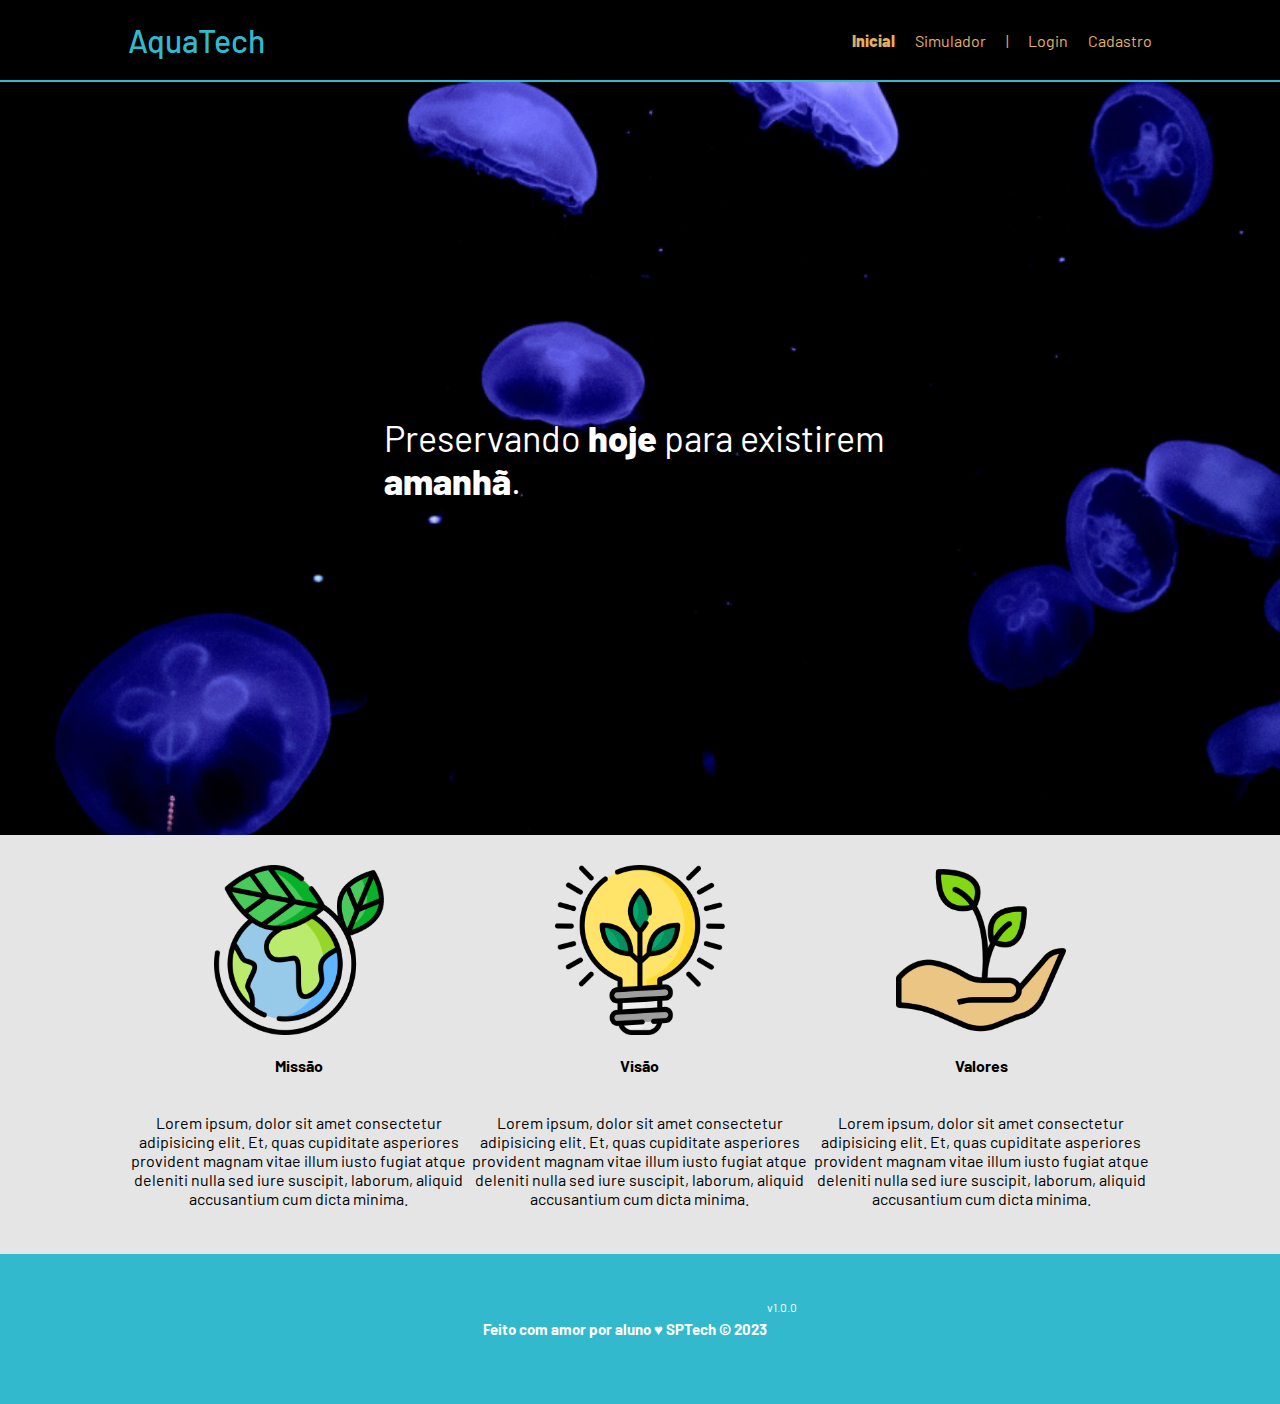
<file: index.html>
<!DOCTYPE html>
<html lang="en">

<head>
    <meta charset="UTF-8">
    <meta http-equiv="X-UA-Compatible" content="IE=edge">
    <meta name="viewport" content="width=device-width, initial-scale=1.0">

    <title>AquaTech | Página Inicial</title>

    <script src="./js/sessao.js"></script>

    <link rel="stylesheet" href="./css/estilo.css">
    <link rel="icon" href="./assets/icon/favicon2.ico">
    <link rel="preconnect" href="https://fonts.gstatic.com">
</head>

<body>
    <div class="header">
      <div class="container">
        <h1 class="titulo">AquaTech</h1>
        <ul class="navbar">
          <li class="agora">
            <a href="#">Inicial</a>
          </li>
          <li>
            <a href="simulador.html">Simulador</a>
          </li>
          <li>|</li>
          <li>
            <a href="login.html">Login</a>
          </li>
          <li>
            <a href="cadastro.html">Cadastro</a>
          </li>
        </ul>
      </div>
    </div>
  
    <div class="banner">
      <div class="container">
        <p>Preservando <span>hoje</span> para existirem <span>amanhã</span>.</p>
      </div>
    </div>
  
    <div class="social">
      <div class="container">
        <div class="boxes">
          <div class="box">
            <img src="assets/imgs/planet-earth_color.png">
            <h4>Missão</h4>
            <p>Lorem ipsum, dolor sit amet consectetur adipisicing elit. Et, quas cupiditate asperiores provident magnam
              vitae illum iusto fugiat atque deleniti nulla sed iure suscipit, laborum, aliquid accusantium cum dicta
              minima.</p>
          </div>
          <div class="box">
            <img src="assets/imgs/lightbulb_color.png">
            <h4>Visão</h4>
            <p>Lorem ipsum, dolor sit amet consectetur adipisicing elit. Et, quas cupiditate asperiores provident magnam
              vitae illum iusto fugiat atque deleniti nulla sed iure suscipit, laborum, aliquid accusantium cum dicta
              minima.</p>
          </div>
          <div class="box">
            <img src="assets/imgs/growth_color.png">
            <h4>Valores</h4>
            <p>Lorem ipsum, dolor sit amet consectetur adipisicing elit. Et, quas cupiditate asperiores provident magnam
              vitae illum iusto fugiat atque deleniti nulla sed iure suscipit, laborum, aliquid accusantium cum dicta
              minima.</p>
          </div>
        </div>
      </div>
    </div>
  
    <div class="footer">
      <div class="container">
        <h4>Feito com amor por aluno &hearts; SPTech &copy; 2023</h4>
        <span class="version">v1.0.0</span>
      </div>
    </div>
  </body>

</html>
</file>
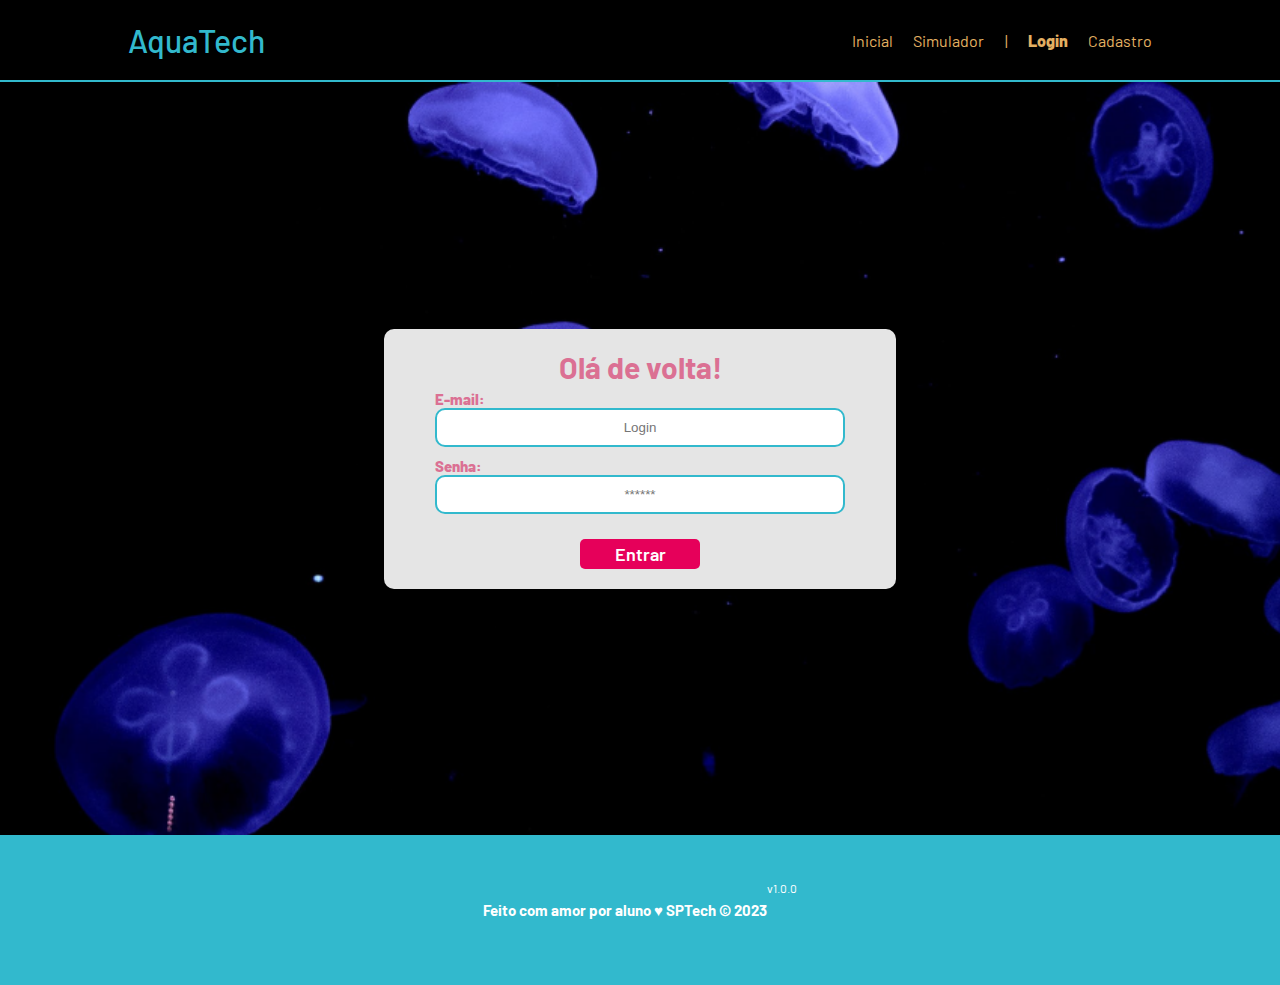
<file: login.html>
<!DOCTYPE html>
<html lang="pt-br">

<head>
    <meta charset="UTF-8">
    <meta http-equiv="X-UA-Compatible" content="IE=edge">
    <meta name="viewport" content="width=device-width, initial-scale=1.0">

    <title>AquaTech | Login</title>

    <script src="./js/sessao.js"></script>

    <link rel="stylesheet" href="./css/estilo.css">
    <link rel="icon" href="./assets/icon/favicon2.ico">
    <link rel="preconnect" href="https://fonts.gstatic.com">
</head>

<body>

    <!--Header-->

    <div class="header">
        <div class="container">
            <h1 class="titulo">AquaTech</h1>
            <ul class="navbar">
                <li>
                    <a href="index.html">Inicial</a>
                </li>
                <li>
                    <a href="simulador.html">Simulador</a>
                </li>
                <li>|</li>
                <li class="agora">
                    <a href="#">Login</a>
                </li>
                <li>
                    <a href="cadastro.html">Cadastro</a>
                </li>
            </ul>
        </div>
    </div>


    <div class="login">
        <div class="alerta_erro">
            <div class="card_erro" id="cardErro">
                <span id="mensagem_erro"></span>
            </div>
        </div>
        <div class="container">
            <div class="card card-login">
                <h2>Olá de volta!</h2>
                <div class="formulario">
                    <div class="campo">
                        <span>E-mail:</span>
                        <input id="email_input" type="text" placeholder="Login">
                    </div>
                    <div class="campo">
                        <span>Senha:</span>
                        <input id="senha_input" type="password" placeholder="******">
                    </div>
                    <button class="botao" onclick="entrar()">Entrar</button>
                </div>

                <div id="div_aguardar" class="loading-div">
                    <img src="./assets/circle-loading.gif" id="loading-gif">
                </div>

                <div id="div_erros_login"></div>
            </div>
        </div>
    </div>

    <!--footer inicio-->
    <div class="footer">
        <div class="container">
            <h4>Feito com amor por aluno &hearts; SPTech &copy; 2023</h4>
            <span class="version">v1.0.0</span>
        </div>
    </div>
    <!--footer fim-->

</body>

</html>

<script>


    function entrar() {
        aguardar();

        var emailVar = email_input.value;
        var senhaVar = senha_input.value;

        if (emailVar == "" || senhaVar == "") {
            cardErro.style.display = "block"
            mensagem_erro.innerHTML = "(Mensagem de erro para todos os campos em branco)";
            finalizarAguardar();
            return false;
        }
        else {
            setInterval(sumirMensagem, 5000)
        }

        console.log("FORM LOGIN: ", emailVar);
        console.log("FORM SENHA: ", senhaVar);

        fetch("/usuarios/autenticar", {
            method: "POST",
            headers: {
                "Content-Type": "application/json"
            },
            body: JSON.stringify({
                emailServer: emailVar,
                senhaServer: senhaVar
            })
        }).then(function (resposta) {
            console.log("ESTOU NO THEN DO entrar()!")

            if (resposta.ok) {
                console.log(resposta);

                resposta.json().then(json => {
                    console.log(json);
                    console.log(JSON.stringify(json));
                    sessionStorage.EMAIL_USUARIO = json.email;
                    sessionStorage.NOME_USUARIO = json.nome;
                    sessionStorage.ID_USUARIO = json.id;
                    sessionStorage.AQUARIOS = JSON.stringify(json.aquarios)

                    setTimeout(function () {
                        window.location = "./dashboard/cards.html";
                    }, 1000); // apenas para exibir o loading

                });

            } else {

                console.log("Houve um erro ao tentar realizar o login!");

                resposta.text().then(texto => {
                    console.error(texto);
                    finalizarAguardar(texto);
                });
            }

        }).catch(function (erro) {
            console.log(erro);
        })

        return false;
    }

    function sumirMensagem() {
        cardErro.style.display = "none"
    }

</script>
</file>
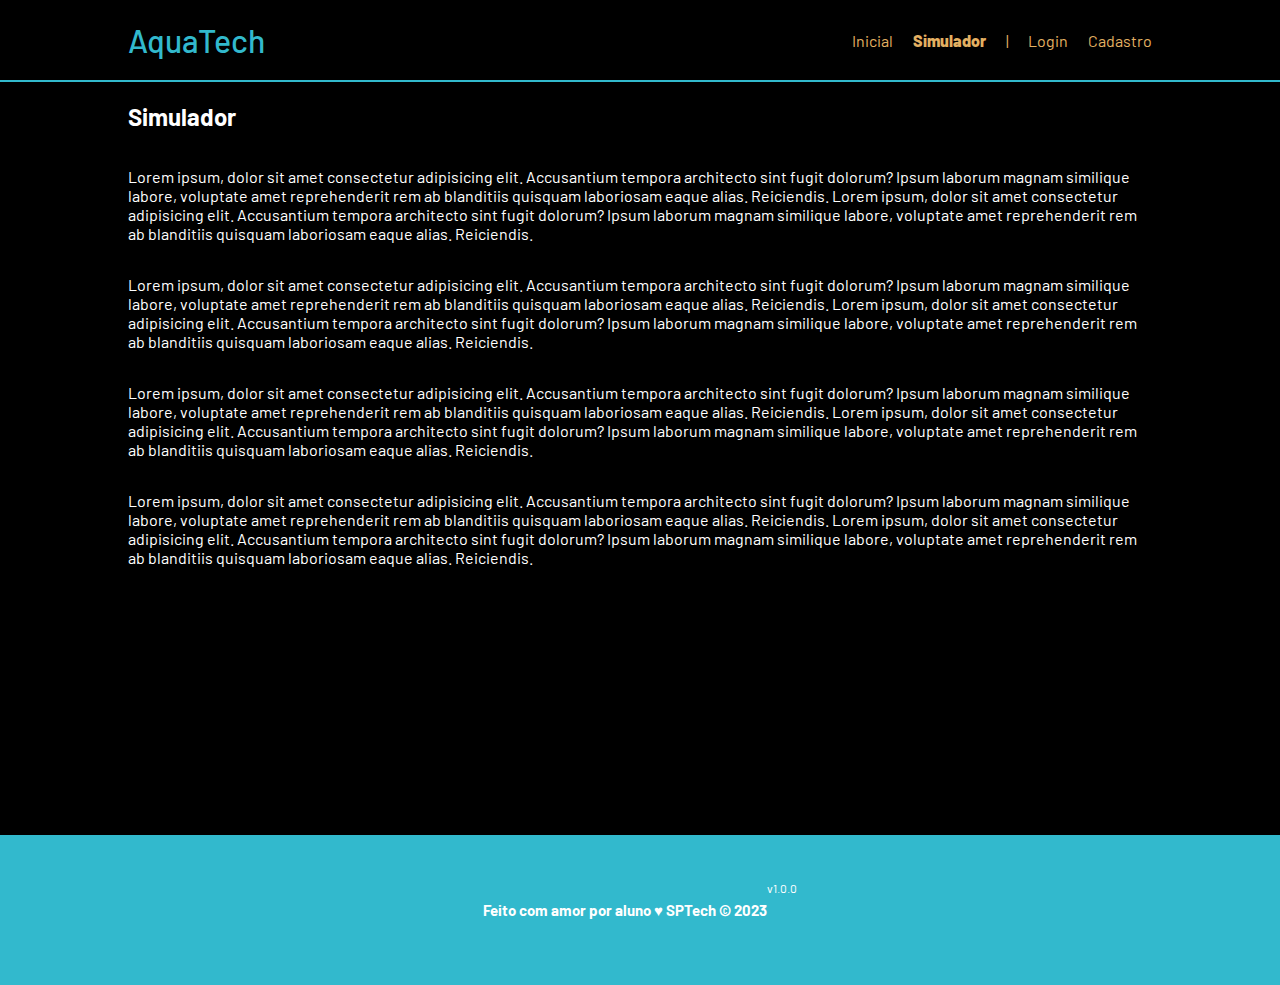
<file: simulador.html>
<!DOCTYPE html>
<html lang="pt-br">

<head>
    <meta charset="UTF-8">
    <meta http-equiv="X-UA-Compatible" content="IE=edge">
    <meta name="viewport" content="width=device-width, initial-scale=1.0">

    <title>AquaTech | Simulador</title>

    <script src="./js/sessao.js"></script>

    <link rel="stylesheet" href="./css/estilo.css">
    <link rel="icon" href="./assets/icon/favicon2.ico">
    <link rel="preconnect" href="https://fonts.gstatic.com">
</head>

<body>

    <!--header inicio-->
    <div class="header">
        <div class="container">
            <h1 class="titulo">AquaTech</h1>
            <ul class="navbar">
                <li>
                    <a href="./index.html">Inicial</a>
                </li>
                <li class="agora">Simulador</li>
                <li>|</li>
                <li>
                    <a href="./login.html">Login</a>
                </li>
                <li>
                    <a href="./login.html">Cadastro</a>
                </li>
            </ul>
        </div>
    </div>


    <!-- simulador inicio -->
    <div class="simulador">
        <div class="container">
            <h2>Simulador</h2>
            <p>Lorem ipsum, dolor sit amet consectetur adipisicing elit. Accusantium tempora architecto sint fugit
                dolorum? Ipsum laborum magnam similique labore, voluptate amet reprehenderit rem ab blanditiis quisquam
                laboriosam eaque alias. Reiciendis. Lorem ipsum, dolor sit amet consectetur adipisicing elit.
                Accusantium tempora architecto sint fugit dolorum? Ipsum laborum magnam similique labore, voluptate amet
                reprehenderit rem ab blanditiis quisquam laboriosam eaque alias. Reiciendis.</p>
            <p>Lorem ipsum, dolor sit amet consectetur adipisicing elit. Accusantium tempora architecto sint fugit
                dolorum? Ipsum laborum magnam similique labore, voluptate amet reprehenderit rem ab blanditiis quisquam
                laboriosam eaque alias. Reiciendis. Lorem ipsum, dolor sit amet consectetur adipisicing elit.
                Accusantium tempora architecto sint fugit dolorum? Ipsum laborum magnam similique labore, voluptate amet
                reprehenderit rem ab blanditiis quisquam laboriosam eaque alias. Reiciendis.</p>
            <p>Lorem ipsum, dolor sit amet consectetur adipisicing elit. Accusantium tempora architecto sint fugit
                dolorum? Ipsum laborum magnam similique labore, voluptate amet reprehenderit rem ab blanditiis quisquam
                laboriosam eaque alias. Reiciendis. Lorem ipsum, dolor sit amet consectetur adipisicing elit.
                Accusantium tempora architecto sint fugit dolorum? Ipsum laborum magnam similique labore, voluptate amet
                reprehenderit rem ab blanditiis quisquam laboriosam eaque alias. Reiciendis.</p>
            <p>Lorem ipsum, dolor sit amet consectetur adipisicing elit. Accusantium tempora architecto sint fugit
                dolorum? Ipsum laborum magnam similique labore, voluptate amet reprehenderit rem ab blanditiis quisquam
                laboriosam eaque alias. Reiciendis. Lorem ipsum, dolor sit amet consectetur adipisicing elit.
                Accusantium tempora architecto sint fugit dolorum? Ipsum laborum magnam similique labore, voluptate amet
                reprehenderit rem ab blanditiis quisquam laboriosam eaque alias. Reiciendis.</p>

        </div>
    </div>
    <!-- simulador fim -->

    <!--footer inicio-->
    <div class="footer">
        <div class="container">
            <h4>Feito com amor por aluno &hearts; SPTech &copy; 2023</h4>
            <span class="version">v1.0.0</span>
        </div>
    </div>
    <!--footer fim-->


</body>

</html>
</file>
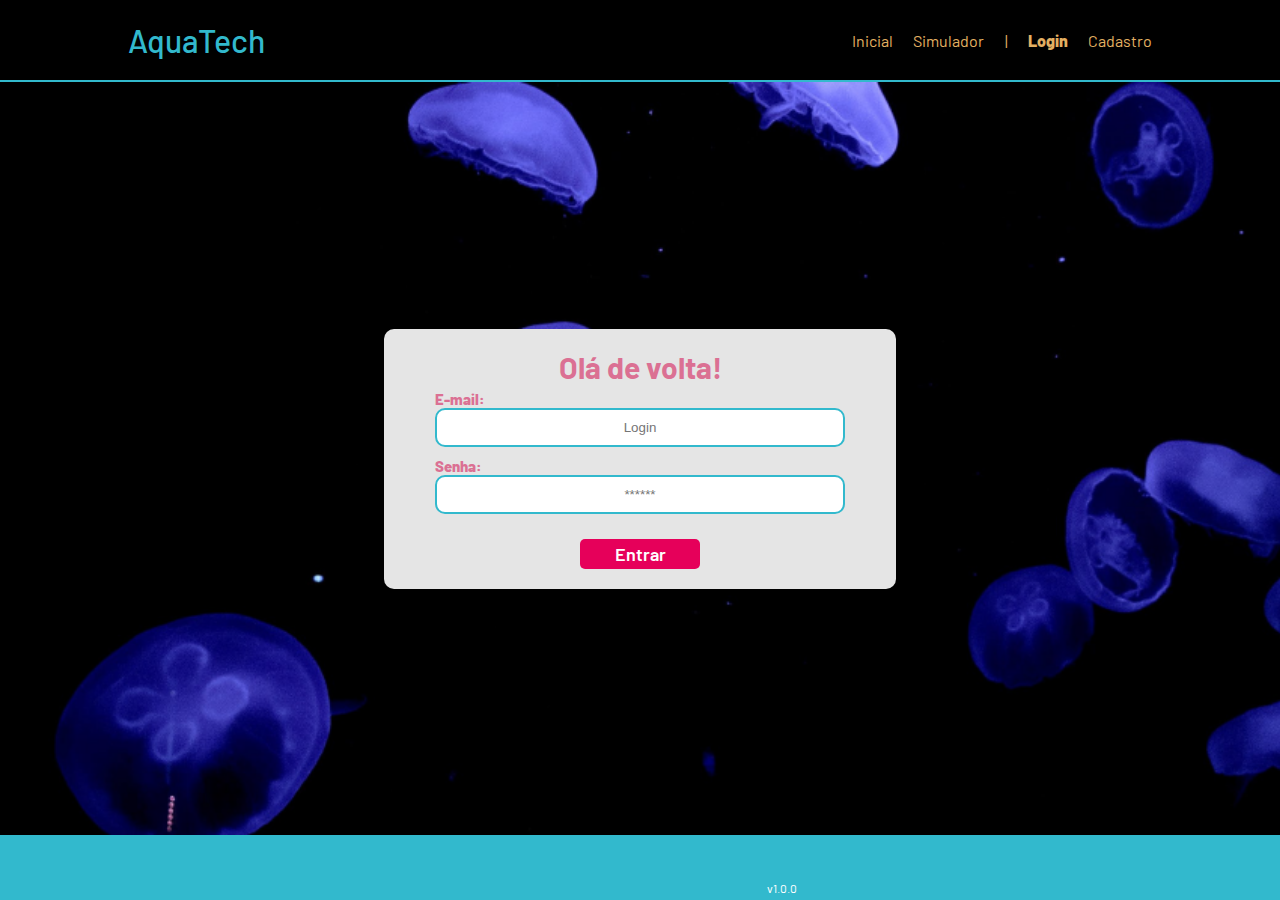
<file: dashboard/cards.html>
<!DOCTYPE html>
<html lang="pt-br">

<head>
    <link rel="shortcut icon" href="../assets/icon/favicon2.ico" type="image/x-icon">
    <meta charset="UTF-8">
    <meta http-equiv="X-UA-Compatible" content="IE=edge">
    <meta name="viewport" content="width=device-width, initial-scale=1.0">
    <title>AquaTech | Tempo Real</title>


    <link rel="stylesheet" href="./../css/dashboards.css">
    <link rel="stylesheet" href="./../css/estilo.css" />

    <script src="../js/sessao.js"></script>
    <script src="../js/alerta.js"></script>
    <link rel="preconnect" href="https://fonts.gstatic.com">
    <link
        href="https://fonts.googleapis.com/css2?family=Exo+2:ital,wght@0,100;0,200;0,300;0,400;0,500;0,600;0,700;0,800;0,900;1,100;1,200;1,300;1,400;1,500;1,600;1,700;1,800;1,900&display=swap"
        rel="stylesheet">
</head>

<body onload="validarSessao(), exibirAquarios(),  atualizacaoPeriodica()">

    <div class="janela">

        <div class="header-left dash-header">

            <h1>AquaTech</h1>

            <div class="hello">
                <h3>Olá, <span id="b_usuario">usuário</span>!</h3>
            </div>

            <div class="btn-nav">
                <h3>Aquários</h3>
            </div>

            <div class="btn-nav-white">
                <a href="./dashboard.html">
                    <h3>Gráficos</h3>
                </a>
            </div>

            <div class="btn-nav-white">
                <a href="./mural.html">
                    <h3>Mural de Avisos</h3>
                </a>
            </div>

            <div class="btn-logout" onclick="limparSessao()">
                <h3>Sair</h3>
            </div>

        </div>

        <div class="dash">
            <div id="alerta">
            </div>
            <div class="area-parametros-alerta">
                <p class="titulo-legenda">
                    Legenda - Parâmetros para Alertas
                </p>
                <div class="parametros-alerta">
                    <div class="item-regua perigo-frio">
                        <p>Perigo</p>
                        <p>&lt;=5°C</p>
                    </div>
                    <div class="item-regua alerta-frio">
                        <p>Alerta</p>
                        <p>&lt;=10°C</p>
                    </div>
                    <div class="item-regua ideal">
                        <p>Ideal</p>
                        <p>20°C</p>
                    </div>
                    <div class="item-regua alerta-quente">
                        <p>Alerta</p>
                        <p>&gt;=22°C</p>
                    </div>
                    <div class="item-regua perigo-quente">
                        <p>Perigo</p>
                        <p>&gt;=23°C</p>
                    </div>
                </div>
            </div>

            <div class="cards" id="cardAquarios">

            </div>

        </div>

    </div>

</body>

<script>

    function exibirAquarios() {
        JSON.parse(sessionStorage.AQUARIOS).forEach(item => {
            document.getElementById("cardAquarios").innerHTML += `
                    <div class="card-aquario">
                        <div class="title-aquario">
                            <h1>${item.descricao}</h1>
                        </div>
                        <div class="desc-aquario">
                        <div class="temperatura">
                            <p id="temp_aquario_${item.id}">-°C</p>
                        </div>
                        <div class="cor-alerta" id="card_${item.id}"></div>
                    </div>
                    </div>
                    `
        });
    }

</script>

</html>
</file>
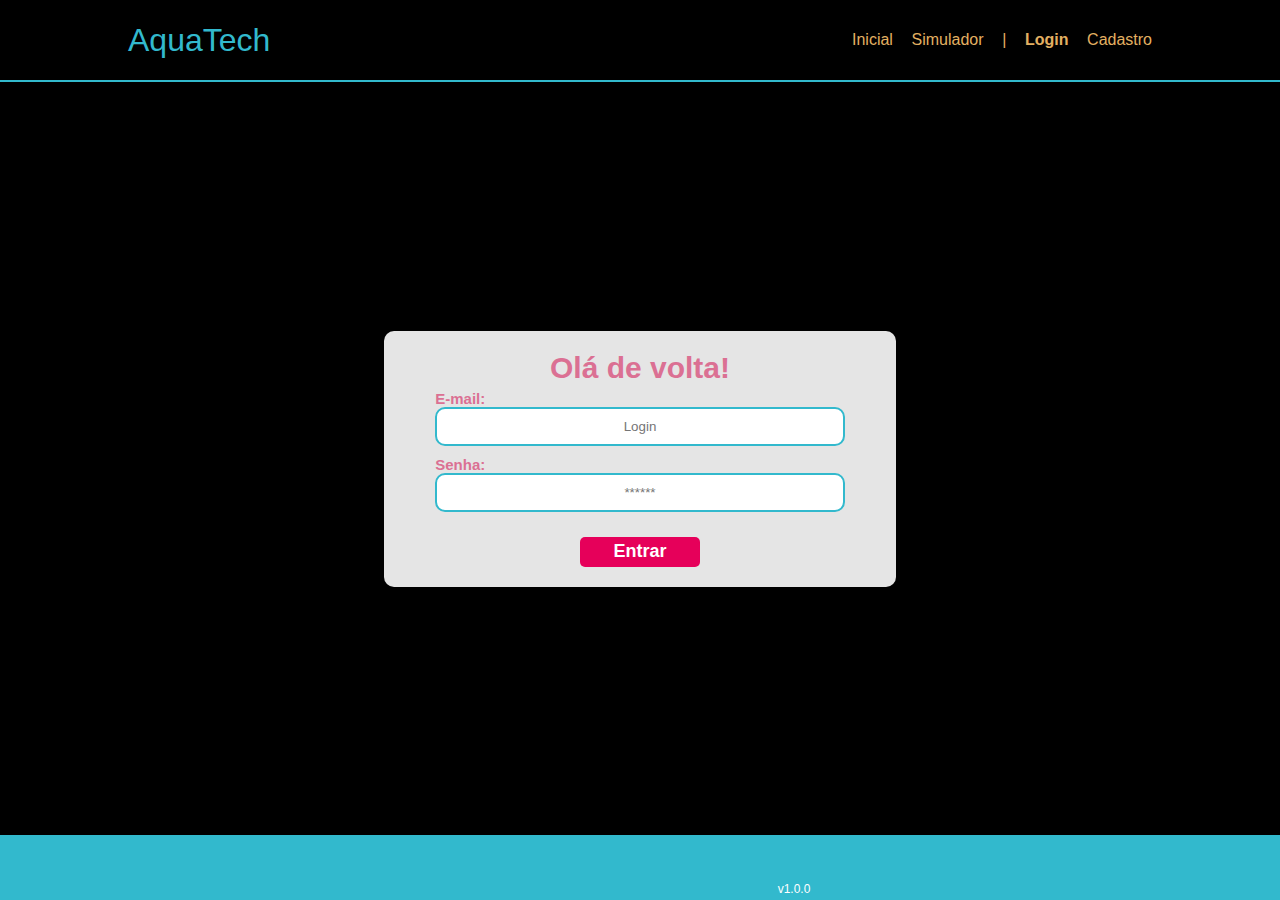
<file: dashboard/edicao-aviso.html>
<!DOCTYPE html>
<html lang="pt-br">

<head>
    <link rel="shortcut icon" href="../assets/icon/favicon2.ico" type="image/x-icon">
    <meta charset="UTF-8">
    <meta http-equiv="X-UA-Compatible" content="IE=edge">
    <meta name="viewport" content="width=device-width, initial-scale=1.0">
    <title>AquaTech | Página Inicial</title>

    
    <link rel="stylesheet" href="./../css/dashboards.css">
    <link rel="stylesheet" href="./../css/estilo.css" />
    <script src="../js/sessao.js"></script>

    <link rel="preconnect" href="https://fonts.gstatic.com">
    <link
        href="https://fonts.googleapis.com/css2?family=Exo+2:ital,wght@0,100;0,200;0,300;0,400;0,500;0,600;0,700;0,800;0,900;1,100;1,200;1,300;1,400;1,500;1,600;1,700;1,800;1,900&display=swap"
        rel="stylesheet">
</head>

<body onload="validarSessao(), listarInfosDeUm()" style="background-color: #161618;">
    <!-- <body onload="validarSessao()"> -->

    <div class="janela">


        <div class="header-left">

            <h1>AquaTech</h1>

            <div class="hello">
                <h3>Olá, <span id="b_usuario">usuário</span>!</h3>
            </div>

            <div class="btn-nav-white">
                <a href="cards.html">
                    <h3>Aquários</h3>
                </a>
            </div>

            <div class="btn-nav-white">
                <a href="./dashboard.html">
                    <h3>Gráficos</h3>
                </a>
            </div>

            <div class="btn-nav-white">
                <a href="./mural.html">
                    <h3>Mural de Avisos</h3>
                </a>
            </div>

            <div class="btn-logout" onclick="limparSessao()">
                <h3>Sair</h3>
            </div>

        </div>

        <div class="dash-right">

            <div class="avisos">
                <div class="container">
                    <h1>Editar um aviso</h1>
                    <div class="div-form">
                        <label>
                            ID:
                            <br>
                            <input id="input_id" maxlength="100" type="text" style="color: rgb(196, 196, 196)" disabled>
                        </label>
                        <label>
                            Autor:
                            <br>
                            <input id="input_nome" maxlength="100" type="text" style="color: rgb(196, 196, 196)"
                                disabled>
                        </label>
                        <label>
                            Título:
                            <br>
                            <input id="input_titulo" maxlength="100" type="text" style="color: rgb(196, 196, 196)"
                                disabled>
                        </label>
                        <br>
                        <label>
                            Descrição (máximo de 250 caracteres):
                            <br>
                            <textarea id="textarea_descricao" maxlength="250" rows="5"></textarea>
                        </label>
                        <br>
                        <button onclick="editar()">Editar</button>
                    </div>

                </div>
            </div>
        </div>
    </div>
</body>

</html>

<script>
    function listarInfosDeUm() {
        console.log("Criar função de trazer informações de post escolhido");
    }

    function editar() {
        fetch(`/avisos/editar/${sessionStorage.getItem("ID_POSTAGEM_EDITANDO")}`, {
            method: "PUT",
            headers: {
                "Content-Type": "application/json"
            },
            body: JSON.stringify({
                descricao: textarea_descricao.value
            })
        }).then(function (resposta) {

            if (resposta.ok) {
                window.alert("Post atualizado com sucesso pelo usuario de email: " + sessionStorage.getItem("EMAIL_USUARIO") + "!");
                window.location = "/dashboard/mural.html"
            } else if (resposta.status == 404) {
                window.alert("Deu 404!");
            } else {
                throw ("Houve um erro ao tentar realizar a postagem! Código da resposta: " + resposta.status);
            }
        }).catch(function (resposta) {
            console.log(`#ERRO: ${resposta}`);
        });
    }

</script>
</file>
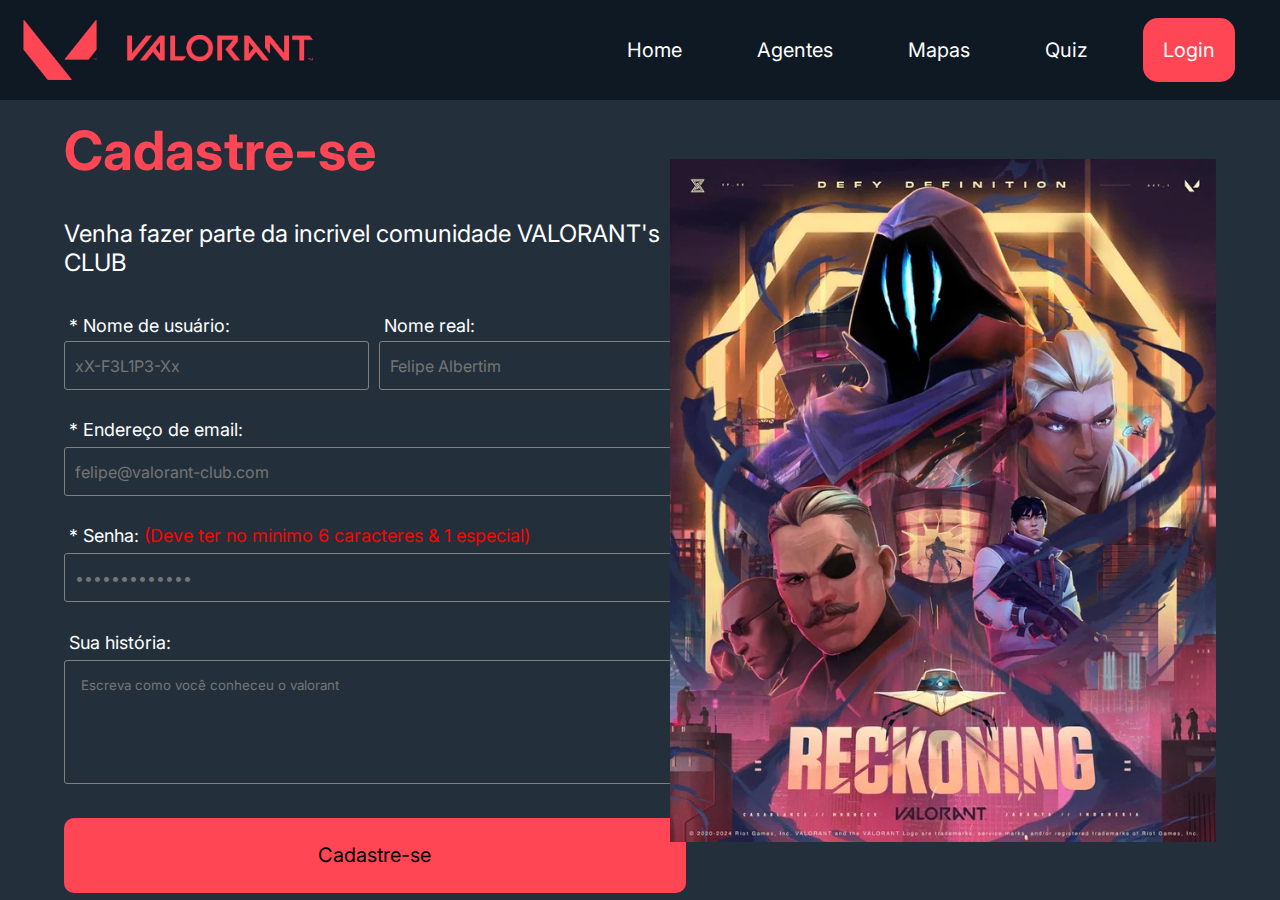
<file: public/cadastro.html>
<!DOCTYPE html>
<html lang="pt-br">

<head>
    <meta charset="UTF-8">
    <meta name="viewport" content="width=device-width, initial-scale=1.0">
    <title>Valorant's Club | Cadastro</title>
    <link rel="stylesheet" href="css/style-cadastro.css">

    <script src="./js/sessao.js"></script>

    <link rel="icon" href="assets/icon/icon.jpg">
    <link rel="preconnect" href="https://fonts.googleapis.com">
    <link rel="preconnect" href="https://fonts.gstatic.com" crossorigin>
    <link href="https://fonts.googleapis.com/css2?family=Inter:wght@100..900&display=swap" rel="stylesheet">

</head>

<body>
    <div id="nav_bar">
        <a href="index.html">
            <div id="logo">
                <div id="foto">
                    <img src="assets/icon/logo.png">
                </div>
                <div id="valorant">
                    <img src="assets/icon/valorant.png">
                </div>
            </div>
        </a>
        <div id="menu">
            <ul>
                <a href="index.html">
                    <li> Home</li>
                </a>
                <a href="index.html#agentes">
                    <li>Agentes</li>
                </a>
                <a href="index.html#mapas">
                    <li>Mapas</li>
                </a>
                <a href="index.html#quiz">
                    <li>Quiz</li>
                </a>
                <a href="login.html">
                    <li class="btn">Login</li>
                </a>
            </ul>
        </div>
    </div>

    <div id="container">
        <div id="cadastro">
            <div id="texto-cadastro">

                <h1 style="color: #FF4655;font-size: 54px;">Cadastre-se</h1>
                <p style="color: white;font-size: 24px;">Venha fazer parte da incrivel comunidade VALORANT's CLUB</p>

                <div id="formulario_cadastro">
                    <div id="nome_cadastro">

                        <div class="nomes">
                            <h3 class="h3_nomes" style="color: white;font-size: 18px;font-weight: normal;">* Nome de
                                usuário: </h3>
                            <input type="text" id="ipt_nome_usuario" placeholder="xX-F3L1P3-Xx" required>
                        </div>

                        <div class="nomes">
                            <h3 class="h3_nomes" style="color: white;font-size: 18px;font-weight: normal;">Nome real:
                            </h3>
                            <input type="text" id="ipt_nome_real" placeholder="Felipe Albertim">
                        </div>

                    </div>

                    <h3>* Endereço de email:</h3>
                    <input type="email" id="ipt_email" placeholder="felipe@valorant-club.com">

                    <h3>* Senha: <span style="color: red;"> (Deve ter no minimo 6 caracteres & 1 especial)</span> </h3>
                    <input type="password" id="ipt_senha" placeholder="•••••••••••••">

                    <h3>Sua história:</h3>
                    <textarea maxlength="500" id="ipt_historia" placeholder="Escreva como você conheceu o valorant"
                        style="font-family: 'Inter'; padding: 16px; color: white;"></textarea>


                    <button id="btn_cadastro" onclick="cadastrar()">Cadastre-se</button>


                </div>
            </div>


            <div id="foto-cadastro">
                <!-- FOTO DE FUNDO -->
            </div>

        </div>

    </div>


</body>

</html>

<script>
    function cadastrar() {
        var nomeUsuarioVar = ipt_nome_usuario.value
        var nomeRealVar = ipt_nome_real.value
        var emailVar = ipt_email.value
        var senhaVar = ipt_senha.value
        var historiaVar = ipt_historia.value
        
        var temCaracter = false
        var atendeSenhas = false
        

       var email_validado = 0;

        for (var index = 0; index <= emailVar.length; index++) {
            if (emailVar[index] == ".") {
                temCaracter = true
                email_validado++;
            }

            if (emailVar[index] == "@") {
                temCaracter = true
                email_validado++;
            }
        }

        
        var caracteresEspeciais = ['!','@','#','$','%','*','?']
        for (var index = 0; index <= senhaVar.length; index++) {
            for (var i = 0; i < caracteresEspeciais.length; i++) {
                if (senhaVar[index] == caracteresEspeciais[i]) {
                    atendeSenhas = true
                }
            }
        }
        
        if (nomeUsuarioVar == "" || emailVar == "" || senhaVar == "") {
            alert("Os campos com * DEVEM serem preenchidos")
        } else if (email_validado != 2) {
            alert("Insira um Email válido !")
        } else if (atendeSenhas == false) {
            alert("A sua senha não atende os requisitos de segurança !")
        } else {

            // Enviando os valores das inputs
            fetch("/usuarios/cadastrar", {
                method: "POST",
                headers: {
                    "Content-Type": "application/json",
                },
                body: JSON.stringify({
                    nomeUsuarioServer: nomeUsuarioVar,
                    nomeRealServer: nomeRealVar,
                    emailServer: emailVar,
                    senhaServer: senhaVar,
                    historiaServer: historiaVar
                }),
            })
                .then(function (resposta) {
                    console.log("caiu aqui dentro: ", resposta);
                    if (resposta.ok) {
                        alert("CADASTRO REALIZADO COM SUCESSO !");
                        ipt_nome_usuario.value = ""
                        ipt_nome_real.value = ""
                        ipt_email.value = ""
                        ipt_senha.value = ""
                        ipt_historia.value = ""
                        window.location.href = "login.html"
                    } else {
                        throw "Houve um erro ao tentar realizar o cadastro!";
                    }
                })
                .catch(function (resposta) {
                    console.log(`#ERRO: ${resposta}`);
                });
        }
    }

</script>
</file>
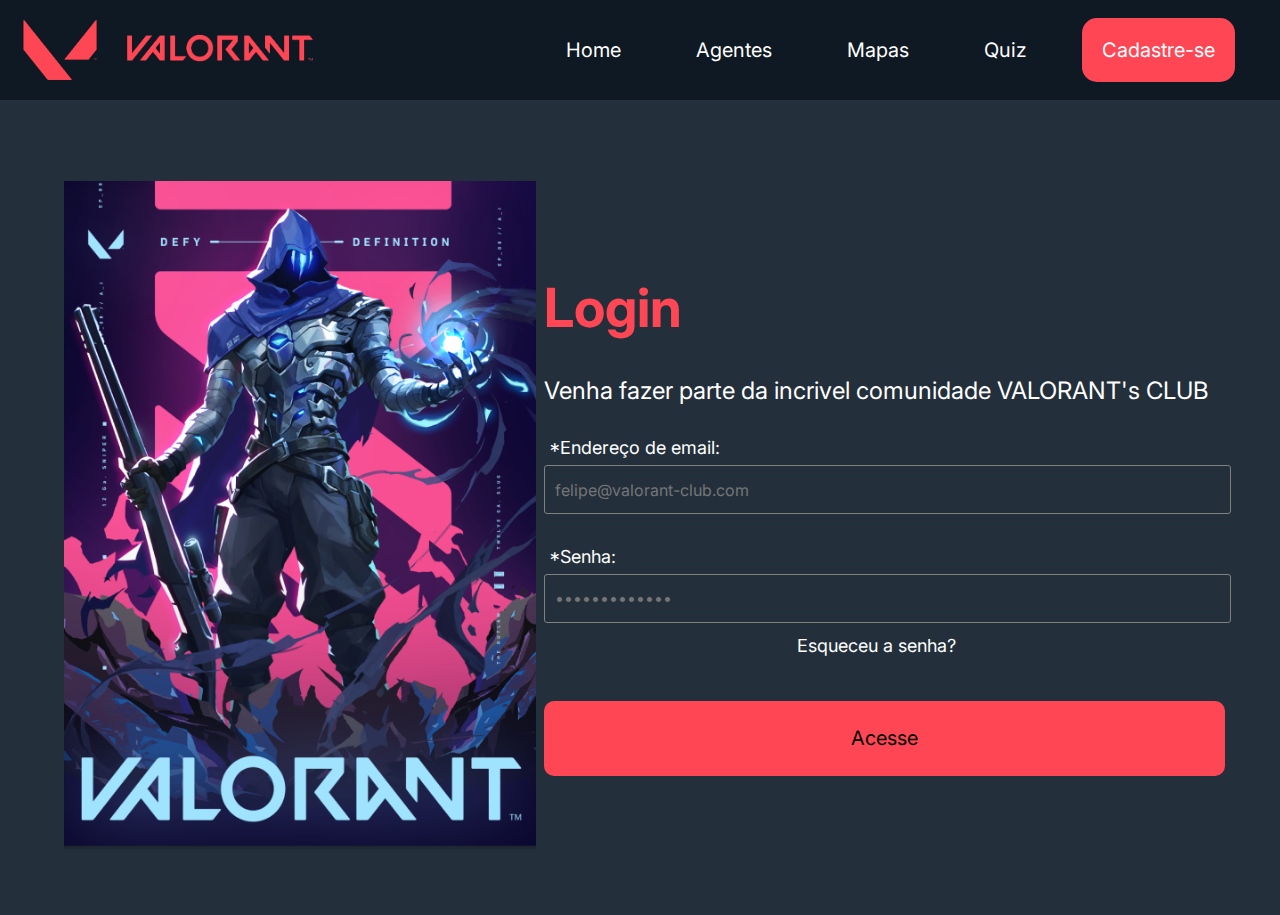
<file: public/login.html>
<!DOCTYPE html>
<html lang="pt-br">

<head>
    <meta charset="UTF-8">
    <meta name="viewport" content="width=device-width, initial-scale=1.0">
    <title>Valorant's Club | Login</title>
    <link rel="stylesheet" href="css/style-login.css">

    <script src="./js/sessao.js"></script>

    <link rel="icon" href="assets/icon/icon.jpg">
    <link rel="preconnect" href="https://fonts.googleapis.com">
    <link rel="preconnect" href="https://fonts.gstatic.com" crossorigin>
    <link href="https://fonts.googleapis.com/css2?family=Inter:wght@100..900&display=swap" rel="stylesheet">

</head>

<body>
    <div id="nav_bar">
        <div id="logo">
            <div id="foto">
                <img src="assets/icon/logo.png">
            </div>
            <div id="valorant">
                <img src="assets/icon/valorant.png">
            </div>
        </div>

        <div id="menu">
            <ul>
                <li> <a href="index.html#conheca">Home</a> </li>
                <li><a href="index.html#agentes">Agentes</a></li>
                <li><a href="index.html#mapas">Mapas</a></li>
                <li><a href="index.html#quiz">Quiz</a></li>
                <li class="btn" id="btn_cadastro"><a href="cadastro.html">Cadastre-se</a> </li>
                <li class="btn" id="btn_cadastro" onclick="limparSessao()" style="display: none;">Sair</li>
            </ul>
        </div>
    </div>

    <!--        TELA DE LOGIN       -->

    <div id="container">

        <div id="foto-cadastro">
            <!-- FOTO DE FUNDO -->
        </div>

        <div id="cadastro">
            <div id="texto-cadastro">

                <h1 style="color: #FF4655;font-size: 54px;">Login</h1>
                <p style="color: white;font-size: 24px;">Venha fazer parte da incrivel comunidade VALORANT's CLUB</p>

                <div id="formulario_cadastro">
                    <div id="campos">


                        <h3>*Endereço de email:</h3>
                        <input type="email" id="email_input" placeholder="felipe@valorant-club.com">

                        <h3>*Senha:</h3>
                        <input type="password" id="senha_input" placeholder="•••••••••••••">

                        <div id="esqueceu_senha">
                            <a href="#" id="esqueceu">Esqueceu a senha?</a>
                        </div>

                        <button id="btn_cadastro" onclick="entrar()">Acesse</button>

                    </div>
                </div>
            </div>
        </div>
</body>

</html>

<script>

    
    function botaoSair() {
        document.getElementById('btn_login').style.display = 'none';
        document.getElementById('btn_cadastro').style.display = 'none';
        
        document.getElementById('btn_sair').style.display = 'block';
    }
    
    
    function entrar() {
        
        var emailVar = email_input.value;
        var senhaVar = senha_input.value;
        
        if (emailVar == "" || senhaVar == "") {
            alert('Os campos com * devem ser preenchidos')
            return false;
        }
        
        // else {
            //     setInterval(sumirMensagem, 5000)
            // }
            
            console.log("FORM LOGIN: ", emailVar);
            console.log("FORM SENHA: ", senhaVar);
            
            fetch("/usuarios/autenticar", {
                method: "POST",
                headers: {
                    "Content-Type": "application/json"
                },
                body: JSON.stringify({
                    emailServer: emailVar,
                    senhaServer: senhaVar
                })
            }).then(function (resposta) {
                console.log("ESTOU NO THEN DO entrar()!")
                
                if (resposta.ok) {
                    
                    console.log(resposta);
                    
                    
                    resposta.json().then(json => {
                        console.log(json);
                        console.log(JSON.stringify(json));
                        sessionStorage.ID_USUARIO = json.idUsuario;
                        sessionStorage.EMAIL_USUARIO = json.email;
                        sessionStorage.NOME_USUARIO = json.nome;
                        
                        setTimeout(function () {
                            window.location = "quiz.html";
                            botaoSair()
                        }, 1000);
                        
                    });                   
                    
                } else {
                    
                    console.log("Houve um erro ao tentar realizar o login!");
                    
                    resposta.text().then(texto => {
                    console.log(texto);
                    // console.error(texto);
                    // finalizarAguardar(texto);
                });
            }

        }).catch(function (erro) {
            console.log(erro);
        })

        return false;
    }

</script>
</file>
<file: css/estilo.css>
@import url('https://fonts.googleapis.com/css2?family=Barlow:ital,wght@0,100;0,200;0,300;0,400;0,500;0,600;0,700;0,800;0,900;1,100;1,200;1,300;1,400;1,500;1,600;1,700;1,800;1,900&display=swap');

body {
  margin: 0;
  padding: 0;
  font-family: 'Barlow', 'Segoe UI', 'Segoe UI', Tahoma, Geneva, Verdana, sans-serif;
  background-color: black;
}

:root {
  --tamanho-header: 80px;
  --tamanho-banner: calc(100vh - var(--tamanho-header) - var(--tamanho-footer) - 2px);
  --tamanho-simulador: calc(100vh - var(--tamanho-header) - var(--tamanho-footer) - 2px);
  --tamanho-login: calc(100vh - var(--tamanho-header) - var(--tamanho-footer) - 2px);
  --tamanho-footer: 65px;
}

.container {
  display: flex;
  width: 80%;
  margin: auto;
}

.header {
  height: var(--tamanho-header);
  border-bottom: 2px solid #32b9cd;
}

.header .container {
  justify-content: space-between;
  align-items: center;
  height: 100%;
}

.header a {
  text-decoration: none;
  color: #e3b062;
}

.agora {
  font-weight: 800;
}

.navbar {
  width: 300px;
  display: flex;
  align-items: center;
  justify-content: space-between;
  list-style: none;
  color: #e3b062;
}

.titulo {
  color: #32b9cd;
  width: fit-content;
  font-weight: 500;
}

.header h1 {
  margin: 0;
}

/* BANNER */

.banner {
  height: var(--tamanho-banner);
  color: white;
  background-image: url('../assets/imgs/bg-jelly-fish-para-home.png');
  background-size: cover;
}

.banner .container {
  justify-content: center;
  align-items: center;
  height: 100%;
}

.banner .container p {
  width: 50%;
  margin: 0;
  padding: 0;
  font-size: 36px;
}

.banner .container span {
  font-weight: 800;
}

/* MISSÃO VISÃO VALORES */

.social {
  background-color: #e5e5e5;
  display: flex;
}

.social .container {
  justify-content: center;
}

.box img {
  width: 170px;
}

.social .container .boxes {
  display: flex;
  justify-content: space-between;
  width: 100%;
  padding: 30px 0;
}

.social p {
  text-align: center;
}

.box {
  display: flex;
  flex-direction: column;
  align-items: center;
}

/* FOOTER */

.footer {
  background-color: #32b9cd;
  height: 150px;
  color: #fff;
  display: flex;
  font-size: 15px;
}

.footer .container {
  justify-content: center;
  text-align: center;
}

.footer .container .version {
  font-size: 12px;
}

/* LOGIN */

.login {
  height: var(--tamanho-login);
  background-image: url('../assets/imgs/bg-jelly-fish-para-home.png');
  background-size: cover;
}

.login .container {
  justify-content: center;
  align-items: center;
  height: 100%;
}

.card {
  width: 50%;
  background-color: #e5e5e5;
  border-radius: 10px;
  display: flex;
  align-items: center;
  justify-content: space-evenly;
  color: palevioletred;
  flex-direction: column;
  height: fit-content;
  padding: 20px 0;
}

.card h2 {
  margin: 0;
  font-size: 30px;
}

.formulario {
  display: flex;
  height: 90%;
  width: 80%;
  justify-content: space-around;
  flex-direction: column;
}

.formulario span {
  font-size: 15px;
  font-weight: 800;
}

.formulario input {
  border: 2px solid #32b9cd;
  text-align: center;
  border-radius: 10px;
  margin: 0;
}

.formulario select {
  border: 2px solid #32b9cd;
  background-color: white;
  color: gray;
  height: 36px;
  text-align: center;
  border-radius: 10px;
  margin: 0;
}

.campo {
  display: flex;
  flex-direction: column;
  justify-content: start;
  padding: 5px 0;
}

.botao {
  cursor: pointer;
  font-family: "Barlow", sans-serif;
  border: 0;
  border-radius: 5px;
  font-weight: 600;
  font-size: 18px;
  color: #fff;
  background-color: #e6005a;
  width: 120px;
  height: 30px;
  align-self: center;
  margin-top: 20px;
}

.loading-div {
  width: 50px;
  display: none;
}

.loading-div img {
  height: 50px;
  width: 50px;
}

#div_erros_login {
  display: none
}

/* FORMULARIO */

.alerta_erro{
  display: flex;
  justify-content: flex-end;
}

.card_erro {
  display: none;
  background-color: #fff;
  color: black;
  width: 230px;
  position: fixed;
  border-radius: 4px;
  border: #e6005a 3px solid;
  padding: 10px;
  margin-right: 10%;
}

.card_erro #mensagem_erro{
  font-weight: 500;
  font-size: 20px;
}

.formulario .tipo_campo {
  font-size: 20px;
  font-weight: 600 !important;
}

.formulario {
  display: flex;
  flex-direction: column;
}

input {
  margin-bottom: 10px;
  border: 2px solid #32b9cd;
  padding: 10px;
  text-align: center;
  border-radius: 10px;
}

.btn {
  font-family: "Barlow", sans-serif;
  border: 0;
  border-radius: 5px;
  font-weight: 600;
  font-size: 18px;
  padding: 10px 15px;
  color: white;
  background-color: #e6005a;
  width: 120px;
  align-self: center;
  margin-top: 5px;
}

.loading-div {
  width: 50px;
  margin: auto;
  display: none;
}

.loading-div img {
  height: 50px;
  width: 50px;
}

/* SIMULADOR */

.simulador {
  color: white;
}

.simulador .container {
  flex-direction: column;
  overflow: scroll; 
  height: var(--tamanho-simulador);
}

/* ALERTA */

#alerta {
  position: absolute;
  right: 0;
  bottom: 0;
}

.mensagem-alarme {
  background-color: white;
  border-radius: 5px;
  width: 300px;
  height: 80px;
  margin: 10px;
  padding: 10px 0;
  display: flex;
  justify-content: space-evenly;
  align-items: center;
}

.mensagem-alarme h3 {
  font-size: 14px;
  margin: 0;
}

.mensagem-alarme .informacao {
  width: 66%;
}

.alarme-sino {
  width: 48px;
  height: 48px;
  animation-name: bell;
  animation-duration: 4s;
  background-image: url('https://cdn-icons-png.flaticon.com/512/1157/1157000.png');
  background-size: cover;
  animation-iteration-count: infinite;
}

@keyframes bell {
  0%   {transform: rotate(25deg)}
  25%  {transform: rotate(-25deg)}
  50%  {transform: rotate(25deg)}
  75%  {transform: rotate(-25deg)}
  100% {transform: rotate(25deg)}
}
</file>
<file: css/dashboards.css>
/* pagina mural */

@import url('https://fonts.googleapis.com/css2?family=Barlow:ital,wght@0,100;0,200;0,300;0,400;0,500;0,600;0,700;0,800;0,900;1,100;1,200;1,300;1,400;1,500;1,600;1,700;1,800;1,900&display=swap');

body {
  margin: 0;
  padding: 0;
  font-family: 'Barlow', 'Segoe UI', 'Segoe UI', Tahoma, Geneva, Verdana, sans-serif;
}

.label-captura {
  display: flex;
  justify-content: center;
}

.dash-right .avisos {
  width: 100%;
  color: rgb(216, 216, 216);
  font-family: 'Barlow', 'Segoe UI', 'Segoe UI', Tahoma, Geneva, Verdana, sans-serif;
}

.dash-right .avisos .container {
  display: flex;
  flex-direction: column;
  align-items: center;
}

.dash-right .avisos .container .div-form {
  width: 95%;
}

.dash-right .avisos .container .div-form #form_postagem {
  width: 95%;
}

.dash-right .avisos .div-form label {
  width: 95%;
}

.dash-right .avisos .div-form input {
  width: 95%;
  border-radius: 5px;
}

.dash-right .avisos .div-form textarea {
  width: 95%;
  border: 3px solid #e6005a;
  background-color: white;
  border-radius: 5px;
}

.dash-right .avisos .div-form button {
  cursor: pointer;
  font-family: 'Barlow', 'Segoe UI', 'Segoe UI', Tahoma, Geneva, Verdana, sans-serif;
  border: 0;
  border-radius: 5px;
  font-weight: 600;
  font-size: 18px;
  padding: 10px 15px;
  color: white;
  background-color: #e6005a;
  width: 120px;
}

.publicacao-btn-editar {
  cursor: pointer;
  font-family: 'Barlow', 'Segoe UI', 'Segoe UI', Tahoma, Geneva, Verdana, sans-serif;
  border: 0;
  border-radius: 5px;
  font-weight: 600;
  font-size: 14px;
  padding: 5px 8px;
  color: white;
  background-color: #e6005a;
  width: 80px;
}

.publicacao {
  display: flex;
  flex-wrap: wrap;
  align-content: stretch;
  flex-direction: column;
  justify-content: center;
  align-items: stretch;
  border-bottom: 3px solid #e6005a;
  padding: 20px;
}

.publicacao>*:not(:last-child) {
  padding: 0 0 10px 0;
}

.div-results {
  width: 100%;
}

.div-results .feed-container {
  background-color: #212124;
  border-radius: 5px;
  margin-bottom: 80px;
}

.div-buttons {
  display: flex;
  justify-content: flex-end;
}

.div-buttons>* {
  margin-left: 30px;
}

/* pagina graficos */

.dash-header {
  background-color: #212124;
}

.dash {
  width: 80%;
  position: relative;
  top: 0;
  left: 20%;
  background-color: #161618;
  height: 100vh;
  overflow: auto;
}

.area-parametros-alerta {
  /* border: 2px solid pink; */
  display: flex;
  flex-direction: column;
  width: 70%;
  margin: auto;
  margin-top: 10px;
  background-color: #212124;
}

.area-parametros-alerta .titulo-legenda {
  color: white;
  font-weight: 600;
  width: fit-content;
  margin: 10px 20px;
}

.parametros-alerta {
  display: flex;
  width: 100%;
}

.item-regua {
  width: 20%;
  text-align: center;
  height: 80px;
  display: flex;
  flex-direction: column;
  justify-content: center;
  align-self: center;
}

.item-regua p {
  margin: 0;
  font-weight: 500;
}

.item-regua p:nth-child(2) {
  font-weight: 800;
}

.perigo-frio {
  background-color: #5c6bc0;
}

.perigo-quente {
  background-color: #ff7043;
}

.alerta-frio {
  background-color: #42a5f5;
}

.alerta-quente {
  background-color: #ffee58;
}

.ideal {
  background-color: #9ccc65;
}

.cards {
  display: flex;
  flex-wrap: wrap;
  justify-content: center;
  height: 450px;
  width: 100%;
  align-items: center;
  color: white;
}

.card-aquario {
  margin: 2%;
  min-width: 40%;
  max-width: 50%;
  width: fit-content;
  flex-wrap: wrap;
  display: flex;
  /* text-align: center; */
  height: 180px;
  /* justify-content: right; */
  background-color: #212124;
  font-size: 20px;
}

.card-aquario h1 {
  width: fit-content;
}

.card-aquario p {
  margin: 0;
  font-size: 50px;
  font-weight: lighter;
  text-align: left;
}

.desc-aquario {
  display: flex;
  flex-direction: row;
  align-items: center;
  width: 100%;
}

.desc-aquario .cor-alerta {
  width: 30px;
}

.title-aquario {
  width: 100%;
}


.cards h1 {
  font-size: 22px;
  border-bottom: solid white 1px;
  text-align: left;
  font-weight: lighter;
  margin: 20px;
}

.temperatura,
.umidade {
  margin: 5px;
  margin-left: 20px;
  width: 75%;
}

.cor-alerta {
  width: 13%;
  height: 30%;
  border-radius: 50%;
  display: inline-block;
}

.btns-dash {
  display: flex;
  align-items: center;
  justify-content: center;
  margin-top: 30px;
  flex-wrap: wrap;
  padding: 0 30% 0 30%;
}

.graph {
  width: 70%;
  margin: auto;
  padding-top: 10px;
}

.tituloGraficos {
  color: rgb(216, 216, 216);
  display: flex;
  justify-content: center;
}

.btn-chart {
  font-family: 'Barlow', 'Segoe UI', 'Segoe UI', Tahoma, Geneva, Verdana, sans-serif;
  border: 0;
  font-weight: 600;
  font-size: 18px;
  padding: 10px 15px;
  color: #e6005a;
  background-color: white;
  margin: 5px;
  border-radius: 3px;
  cursor: pointer
}

.btn-pink {
  color: white;
  background-color: #e6005a;
}

.btn-white {
  color: #e6005a;
  background-color: white;

}

.label-captura {
  height: 80px;
}

.display-none {
  display: none;
}

.display-flex {
  display: flex;
}

.display-block {
  display: block;
}

canvas {
  width: 100% !important;
  height: 100% !important;
}

/* PAGINA DOS GRÁFICOS 2023 */

.janela {
  display: flex;
  /* width: 100vw; */
}

.header-left a {
  text-decoration: none;
  color: white;
}

.header-left {
  position: fixed;
  top: 0;
  left: 0;
  z-index: 999;
  height: 100vh;
  width: 20%;
  display: flex;
  flex-direction: column;
  justify-content: space-evenly;
  align-items: center;
  border-right: 3px solid #32b9cd;
  background-color: #212124;
}

.dash-right {
  display: flex;
  width: 70%;
  height: fit-content;
  background-color: #161618;
  position: relative;
  top: 0;
  left: 25%;
  height: 100vh;
  overflow: auto;
}

.header-left h1 {
  color: #32b9cd;
}

.hello {
  width: 100%;
  display: flex;
  justify-content: center;
}

.hello h3 {
  color: #e3b062;
  font-weight: 300;
  font-size: 1.2rem;
}

.hello h3 span {
  font-weight: 800;
}

.btn-nav {
  width: 40%;
  color: white;
  background-color: #e6005a;
  border-radius: 5px;
  text-align: center;
  padding: 2% 5%;
}

.btn-nav-white {
  width: 40%;
  background-color: white;
  border: 3px solid #e6005a;
  border-radius: 5px;
  text-align: center;
  padding: 2% 5%;
}

.btn-nav-white h3 {
  color: #e6005a;
  padding: 0;
  margin: 0;
}

.btn-nav h3,
.btn-logout h3 {
  margin: 0;
  padding: 0;
}

.btn-logout {
  margin: 0;
  padding: 0;
  width: 20%;
  background-color: #32b9cd;
  color: white;
  border-radius: 10px;
  text-align: center;
  padding: 10px 15px;
  margin-bottom: 100px;
  cursor: pointer;
}
</file>
<file: public/css/style-cadastro.css>
body {
    margin: 0;
    padding: 0;
    background-color: #23303C;
    font-family: "Inter";
}

/*  ----------------------  navbar -----------------------------------*/

#nav_bar {
    display: flex;
    align-items: center;
    height: 80px;
    justify-content: space-between;
    background-color: #0F1923;
    padding: 10px;
}

#nav_bar ul li a {
    text-decoration: none;
    color: white;
}

#logo {
    display: flex;
    align-items: center;
}

#foto {
    width: 100px;
    height: 100px;
    margin-right: 10px;
}

#foto img {
    width: 100%;
    height: 100%;
    object-fit: cover;
}

#valorant img {
    max-width: 200px;
    height: auto;
}

#menu ul {
    list-style: none;
    display: flex;
    align-items: center;
    margin: 0;
    padding: 0;
}

#menu ul li {
    font-size: 20px;
    margin-right: 35px;
    color: white;
    padding: 20px;
    cursor: pointer;
}

#menu ul li:hover {
    text-decoration: underline;
}

.btn {
    background-color: #FF4655;
    border-radius: 15px;
    padding: 10px 20px;
    transition: background-color 0.3s ease;
}

.btn:hover {
    background-color: #FF6381;
}

/*  ----------------------  cadastro -----------------------------------*/

#container {
    display: flex;
    width: 90%;
    height: 100%;
    margin-left: 5%;
    align-items: center;
}

#cadastro {
    display: flex;
    justify-content: space-around;
    width: 100%;
}

#formulario_cadastro {
    height: auto;
}

#btn_cadastro, a{
    text-decoration: none;
    color: none;
    cursor: pointer;
}

#nome_cadastro {
    display: flex;
    box-sizing: border-box;
    align-items: center;
    justify-content: space-between;
    height: 30%;
    max-width: 100%;
    gap: 1rem;
}

#foto-cadastro {
    height: 800px;
    width: 600px;
    background-image: url(../assets/imgs/poster-cadastro.webp);
    background-repeat: no-repeat;
    background-position: center;
    background-size: 100%;
}

#texto-cadastro h1 {
    height: auto;
    margin-top: 3%;
}

#formulario_cadastro #nome_cadastro h3 {
    color: white;
    font-weight: normal;
}

#historia {
    width: 100%;
    height: 20vh;
    color: white;
}

h3{
    color: white;
    margin-top: 4%;
    margin-bottom: 2px;
    padding: 5px;
    font-size: 18px;
    font-weight: normal;
}

.h3_nomes{
margin: 0px;
margin-top: 3%;
padding: 5px;
}

/*  ----------------------  INPUTS -----------------------------------*/


#cadastro input {
    color: rgb(192, 192, 192);
    background: none;
    border: 1px solid grey;
    border-radius: 3px;
    padding: 4px;
    width: calc(100% - 0.5rem);
    height: 3vh;
    font-family: 'Inter';
    font-size: 16px;
    padding: 10px;
}


#cadastro textarea {
    background: none;
    border: 1px solid grey;
    border-radius: 3px;
    height: 10vh;
    width: calc(100% - 1rem);
    margin-bottom: 5%;
    padding: 10px;
}

.nomes {
    display: flex;
    flex-direction: column;
    align-items: start;
    width: 48%;
}

#cadastro button {
    background-color: #FF4655;
    border-radius: 15px;
    padding: 10px 20px;
    transition: background-color 0.3s ease;
    font-family: "Inter";
    font-size: 20px;
    width: calc(100% + 1rem);
    height: 75px;
    border-radius: 10px;
    border: none;
    display: flex;
    justify-content: center;
    align-items: center;
}

#ipt_nome_usuario:hover{
    outline: solid #FF4655 3px;
}

#ipt_nome_usuario:focus .h3_nomes{
    color: #FF4655;    
}
</file>
<file: public/css/style-login.css>
body {
    margin: 0;
    padding: 0;
    background-color: #23303C;
    font-family: "Inter";
}

/*  ----------------------  navbar -----------------------------------*/

#nav_bar {
    display: flex;
    align-items: center;
    height: 80px;
    justify-content: space-between;
    background-color: #0F1923;
    padding: 10px;
}

#nav_bar ul li a {
    text-decoration: none;
    color: white;
}

#logo {
    display: flex;
    align-items: center;
}

#foto {
    width: 100px;
    height: 100px;
    margin-right: 10px;    
}

#foto img {
    width: 100%;
    height: 100%;
    object-fit: cover;
}

#valorant img {
    max-width: 200px;
    height: auto;
}

#menu ul {
    list-style: none;
    display: flex;
    align-items: center;
    margin: 0;
    padding: 0;
}

#menu ul li {
    font-size: 20px;
    margin-right: 35px;
    color: white;
    padding: 20px;
    cursor: pointer;
}

#menu ul li:hover {
    text-decoration: underline;
}

.btn {
    background-color: #FF4655;
    border-radius: 15px;
    padding: 10px 20px;
    transition: background-color 0.3s ease;
}

.btn:hover {
    background-color: #FF6381;
}

/*  ----------------------  login -----------------------------------*/

#container {
    display: flex;
    width: 90%;
    height: 100%;
    margin-left: 5%;
    align-items: center;
}

#cadastro {
    display: flex;
    justify-content: space-around;
    width: 100%;
}

#formulario_cadastro {
    height: auto;
}

#btn_cadastro,
a {
    text-decoration: none;
    color: none;
    cursor: pointer;
}

#nome_cadastro {
    display: flex;
    box-sizing: border-box;
    align-items: center;
    justify-content: space-between;
    height: 30%;
    max-width: 100%;
    gap: 1rem;
}

#foto-cadastro {
    height: 800px;
    width: 800px;
    margin-top: 15px;
    background-image: url(../assets/imgs/poster-login.png);
    background-repeat: no-repeat;
    background-position: center;
    background-size: 100%;
}

h3 {
    color: white;
    margin-top: 4%;
    margin-bottom: 2px;
    padding: 5px;
    font-size: 18px;
    font-weight: normal;
}

/*  ----------------------  INPUTS -----------------------------------*/


#cadastro input {
    color: rgb(192, 192, 192);
    background: none;
    border: 1px solid grey;
    border-radius: 3px;
    padding: 4px;
    width: 100%;
    height: 3vh;
    font-family: 'Inter';
    font-size: 16px;
    padding: 10px;
}

#cadastro button {
    background-color: #FF4655;
    border-radius: 15px;
    padding: 10px 20px;
    transition: background-color 0.3s ease;
    font-family: "Inter";
    font-size: 20px;
    width: calc(100% + 1rem);
    height: 75px;
    border-radius: 10px;
    border: none;
    display: flex;
    justify-content: center;
    align-items: center;
}

#esqueceu{
    color: white;
    font-size: 18px;
}

#esqueceu:hover{
    color: rgb(117, 25, 202);
    text-decoration: underline;
}

#ipt_nome_usuario:focus .h3_nomes {
    color: #FF4655;
}

#esqueceu_senha{
    height: 5vh;
    margin-bottom: 5%;
    align-content: center;
    text-align: center;
}
</file>
